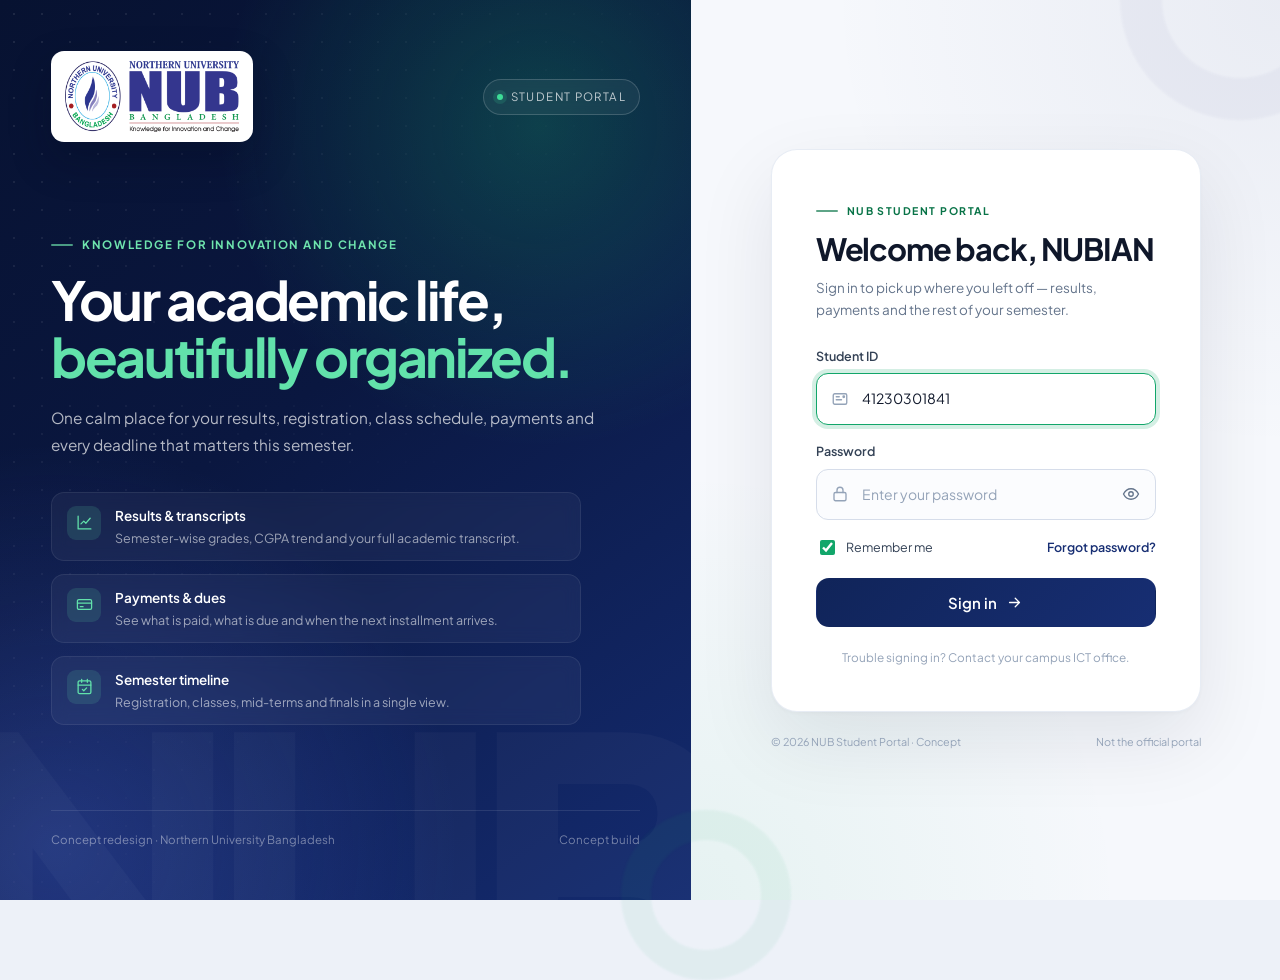
<file: index.html>
<!doctype html>
<html lang="en">
<head>
  <meta charset="utf-8">
  <meta name="viewport" content="width=device-width, initial-scale=1">
  <meta name="theme-color" content="#0a1740">
  <title>Sign in · NUB Student Portal</title>
  <meta name="description" content="NUB Student Portal concept redesign — a modern student dashboard for results, payments, schedules and academic records.">
  <link rel="icon" href="assets/img/favicon.ico" sizes="any">
  <link rel="preconnect" href="https://fonts.googleapis.com">
  <link rel="preconnect" href="https://fonts.gstatic.com" crossorigin>
  <link href="https://fonts.googleapis.com/css2?family=Plus+Jakarta+Sans:wght@400;500;600;700;800&display=swap" rel="stylesheet">
  <link rel="stylesheet" href="assets/css/style.css">
</head>
<body class="login-page">
  <main class="login-shell">
    <section class="brand-panel" aria-label="About the portal">
      <div class="brand-top">
        <div class="logo-plate">
          <img src="assets/img/nub-logo.png" alt="Northern University Bangladesh">
        </div>
        <span class="brand-badge">Student Portal</span>
      </div>

      <div class="brand-copy">
        <p class="eyebrow light">Knowledge for Innovation and Change</p>
        <h1>Your academic life, <em>beautifully organized.</em></h1>
        <p class="lead">
          One calm place for your results, registration, class schedule, payments and every deadline that matters this semester.
        </p>

        <ul class="brand-features">
          <li>
            <span class="feature-icon" aria-hidden="true">
              <svg class="icon" viewBox="0 0 24 24"><path d="M3 3v18h18"/><path d="m7 14 4-4 3 3 6-7"/></svg>
            </span>
            <div>
              <strong>Results &amp; transcripts</strong>
              <small>Semester-wise grades, CGPA trend and your full academic transcript.</small>
            </div>
          </li>
          <li>
            <span class="feature-icon" aria-hidden="true">
              <svg class="icon" viewBox="0 0 24 24"><rect x="2" y="5" width="20" height="14" rx="2"/><path d="M2 10h20"/><path d="M6 15h4"/></svg>
            </span>
            <div>
              <strong>Payments &amp; dues</strong>
              <small>See what is paid, what is due and when the next installment arrives.</small>
            </div>
          </li>
          <li>
            <span class="feature-icon" aria-hidden="true">
              <svg class="icon" viewBox="0 0 24 24"><rect x="3" y="4" width="18" height="18" rx="2"/><path d="M16 2v4M8 2v4M3 10h18"/><path d="m9 16 2 2 4-4"/></svg>
            </span>
            <div>
              <strong>Semester timeline</strong>
              <small>Registration, classes, mid-terms and finals in a single view.</small>
            </div>
          </li>
        </ul>
      </div>

      <div class="brand-footer">
        <span>Concept redesign · Northern University Bangladesh</span>
        <span>Concept build</span>
      </div>
    </section>

    <section class="login-panel">
      <div class="login-card" id="loginCard">
        <div class="mobile-brand">
          <img src="assets/img/nub-logo.png" alt="Northern University Bangladesh">
          <span>Student Portal</span>
        </div>

        <p class="eyebrow">NUB Student Portal</p>
        <h2>Welcome back, NUBIAN</h2>
        <p class="login-sub">Sign in to pick up where you left off — results, payments and the rest of your semester.</p>

        <form id="loginForm" novalidate>
          <label class="field" for="studentId">
            <span>Student ID</span>
            <div class="input-wrap">
              <svg class="icon" viewBox="0 0 24 24" aria-hidden="true"><rect x="3" y="5" width="18" height="14" rx="2"/><path d="M7 9h4M7 13h7"/><circle cx="17" cy="9" r="1"/></svg>
              <input id="studentId" name="studentId" type="text" inputmode="numeric" autocomplete="username" placeholder="Enter your Student ID" value="41230301841" maxlength="16" required>
            </div>
          </label>

          <label class="field" for="password">
            <span>Password</span>
            <div class="input-wrap has-toggle">
              <svg class="icon" viewBox="0 0 24 24" aria-hidden="true"><rect x="4" y="10" width="16" height="11" rx="2"/><path d="M8 10V7a4 4 0 0 1 8 0v3"/></svg>
              <input id="password" name="password" type="password" autocomplete="current-password" placeholder="Enter your password" required>
              <button class="pw-toggle" id="pwToggle" type="button" aria-label="Show password" aria-pressed="false">
                <svg class="icon" viewBox="0 0 24 24" aria-hidden="true"><path d="M2 12s3.5-7 10-7 10 7 10 7-3.5 7-10 7S2 12 2 12Z"/><circle cx="12" cy="12" r="3"/></svg>
              </button>
            </div>
          </label>

          <div class="form-meta">
            <label class="check">
              <input type="checkbox" id="remember" checked>
              <span>Remember me</span>
            </label>
            <a href="#" id="forgotLink">Forgot password?</a>
          </div>

          <p class="form-error" id="loginError" role="alert" hidden>
            <svg class="icon" viewBox="0 0 24 24" aria-hidden="true"><circle cx="12" cy="12" r="9"/><path d="M12 8v5M12 16h.01"/></svg>
            <span id="loginErrorText"></span>
          </p>

          <button class="btn btn-primary btn-lg btn-block" id="loginButton" type="submit">
            <span id="loginButtonText">Sign in</span>
            <svg class="icon" viewBox="0 0 24 24" aria-hidden="true"><path d="M5 12h14M13 6l6 6-6 6"/></svg>
          </button>
        </form>

        <p class="login-help">Trouble signing in? Contact your campus ICT office.</p>
      </div>

      <footer class="login-footer">
        <span>© 2026 NUB Student Portal · Concept</span>
        <span>Not the official portal</span>
      </footer>
    </section>
  </main>

  <div class="toast-stack" id="toastStack" aria-live="polite"></div>
  <script src="assets/js/data.js"></script>
  <script src="assets/js/login.js"></script>
</body>
</html>
</file>
<file: assets/css/style.css>
/* =========================================================
   NUB Student Portal — Concept redesign
   Design system + login + application shell
   ========================================================= */

:root {
  --navy-950: #071231;
  --navy-900: #0a1740;
  --navy-850: #0d1d4c;
  --navy-800: #102459;
  --navy-700: #172e73;
  --navy-600: #203b8f;
  --brand: #1b2a6b;
  --green: #12a66a;
  --green-600: #0b8b57;
  --green-700: #087347;
  --mint: #e8f8f0;
  --mint-strong: #c9f0dd;
  --bg: #f3f6fb;
  --surface: #ffffff;
  --surface-2: #f8fafd;
  --line: #e5eaf3;
  --line-strong: #d6ddea;
  --text: #0f172a;
  --text-2: #334155;
  --muted: #64748b;
  --muted-2: #94a3b8;
  --blue: #2f6fed;
  --blue-soft: #edf3ff;
  --amber: #d98a05;
  --amber-strong: #b77900;
  --amber-soft: #fff6e6;
  --red: #dc4747;
  --red-soft: #fff0f0;
  --purple: #7b5cd6;
  --purple-soft: #f2eeff;
  --teal: #0f8f9c;
  --teal-soft: #e8f8f9;
  --rose: #d24777;
  --rose-soft: #fff0f5;
  --shadow-xs: 0 1px 2px rgba(15, 23, 42, 0.04);
  --shadow-sm: 0 2px 8px rgba(15, 23, 42, 0.045);
  --shadow-md: 0 14px 38px rgba(15, 23, 42, 0.08);
  --shadow-lg: 0 30px 70px rgba(7, 18, 49, 0.18);
  --radius: 18px;
  --radius-sm: 12px;
  --radius-xs: 9px;
  --sidebar-w: 278px;
  --topbar-h: 72px;
  --font: "Plus Jakarta Sans", -apple-system, BlinkMacSystemFont, "Segoe UI", sans-serif;
  --ring: 0 0 0 4px rgba(18, 166, 106, 0.18);
}

*,
*::before,
*::after {
  box-sizing: border-box;
}

html {
  -webkit-text-size-adjust: 100%;
  scroll-behavior: smooth;
}

body {
  margin: 0;
  font-family: var(--font);
  color: var(--text);
  background: var(--bg);
  font-size: 15px;
  line-height: 1.55;
  -webkit-font-smoothing: antialiased;
  text-rendering: optimizeLegibility;
}

img {
  max-width: 100%;
  display: block;
}

a {
  color: var(--navy-700);
  text-decoration: none;
}

a:hover {
  color: var(--green-700);
}

button,
input,
select,
textarea {
  font: inherit;
  color: inherit;
}

button {
  cursor: pointer;
}

h1, h2, h3, h4, h5, p {
  margin: 0;
}

ul, ol {
  margin: 0;
  padding: 0;
  list-style: none;
}

table {
  border-collapse: collapse;
  width: 100%;
}

::selection {
  background: var(--mint-strong);
  color: var(--navy-900);
}

:focus-visible {
  outline: 3px solid rgba(18, 166, 106, 0.45);
  outline-offset: 2px;
}

.skip-link {
  position: absolute;
  left: 16px;
  top: -80px;
  z-index: 999;
  background: var(--navy-900);
  color: #fff;
  padding: 10px 16px;
  border-radius: 8px;
  transition: top 0.2s ease;
}

.skip-link:focus {
  top: 16px;
}

/* ---------- Buttons ---------- */

.btn {
  --btn-bg: var(--navy-800);
  --btn-color: #fff;
  display: inline-flex;
  align-items: center;
  justify-content: center;
  gap: 9px;
  border: 1px solid transparent;
  border-radius: 11px;
  background: var(--btn-bg);
  color: var(--btn-color);
  font-weight: 600;
  font-size: 14px;
  line-height: 1;
  padding: 12px 18px;
  white-space: nowrap;
  transition: transform 0.18s ease, box-shadow 0.18s ease, background 0.18s ease, border-color 0.18s ease;
}

.btn:hover {
  transform: translateY(-1px);
  box-shadow: 0 8px 20px rgba(10, 23, 64, 0.16);
  color: var(--btn-color);
}

.btn:active {
  transform: translateY(0);
}

.btn .icon {
  width: 17px;
  height: 17px;
}

.btn-primary {
  --btn-bg: linear-gradient(135deg, var(--navy-800), var(--navy-700));
}

.btn-accent {
  --btn-bg: linear-gradient(135deg, var(--green), var(--green-700));
  box-shadow: 0 8px 24px rgba(18, 166, 106, 0.28);
}

.btn-accent:hover {
  box-shadow: 0 12px 30px rgba(18, 166, 106, 0.34);
}

.btn-soft {
  --btn-bg: var(--mint);
  --btn-color: var(--green-700);
  border-color: #d4f0e2;
}

.btn-soft:hover {
  --btn-bg: #dff5ea;
  color: var(--green-700);
  box-shadow: var(--shadow-sm);
}

.btn-ghost {
  --btn-bg: #fff;
  --btn-color: var(--text-2);
  border-color: var(--line-strong);
  box-shadow: var(--shadow-xs);
}

.btn-ghost:hover {
  --btn-bg: #fff;
  --btn-color: var(--navy-800);
  border-color: #c3cddd;
  box-shadow: var(--shadow-sm);
}

.btn-ghost-light {
  --btn-bg: rgba(255, 255, 255, 0.08);
  --btn-color: #fff;
  border-color: rgba(255, 255, 255, 0.24);
  backdrop-filter: blur(6px);
}

.btn-ghost-light:hover {
  --btn-bg: rgba(255, 255, 255, 0.15);
  border-color: rgba(255, 255, 255, 0.38);
  box-shadow: none;
}

.btn-danger {
  --btn-bg: var(--red-soft);
  --btn-color: var(--red);
  border-color: #ffd9d9;
}

.btn-lg {
  padding: 15px 22px;
  border-radius: 13px;
  font-size: 15px;
}

.btn-sm {
  padding: 8px 12px;
  border-radius: 9px;
  font-size: 12.5px;
  gap: 7px;
}

.btn-block {
  width: 100%;
}

.btn[disabled],
.btn.is-disabled {
  opacity: 0.55;
  cursor: not-allowed;
  transform: none !important;
  box-shadow: none !important;
}

.icon-btn {
  width: 40px;
  height: 40px;
  display: inline-flex;
  align-items: center;
  justify-content: center;
  border: 1px solid var(--line);
  border-radius: 11px;
  background: #fff;
  color: var(--text-2);
  transition: background 0.18s ease, border-color 0.18s ease, color 0.18s ease;
}

.icon-btn:hover {
  background: var(--surface-2);
  border-color: var(--line-strong);
  color: var(--navy-800);
}

.icon {
  width: 20px;
  height: 20px;
  flex: 0 0 auto;
  fill: none;
  stroke: currentColor;
  stroke-width: 1.8;
  stroke-linecap: round;
  stroke-linejoin: round;
}

.icon-sm { width: 16px; height: 16px; }
.icon-lg { width: 24px; height: 24px; }

/* ---------- Login ---------- */

.login-page {
  min-height: 100svh;
  background: #edf1f8;
}

.login-shell {
  min-height: 100svh;
  display: grid;
  grid-template-columns: minmax(0, 1.08fr) minmax(0, 0.92fr);
}

.brand-panel {
  position: relative;
  overflow: hidden;
  display: flex;
  flex-direction: column;
  justify-content: space-between;
  padding: clamp(28px, 4vw, 58px);
  color: #fff;
  background:
    radial-gradient(circle at 78% 14%, rgba(26, 196, 121, 0.24), transparent 34%),
    radial-gradient(circle at 8% 94%, rgba(85, 115, 240, 0.28), transparent 38%),
    linear-gradient(145deg, var(--navy-950) 0%, var(--navy-900) 44%, #142b70 100%);
}

.brand-panel::before {
  content: "";
  position: absolute;
  inset: 0;
  background-image: radial-gradient(rgba(255, 255, 255, 0.11) 1px, transparent 1.4px);
  background-size: 28px 28px;
  mask-image: linear-gradient(120deg, rgba(0, 0, 0, 0.85), transparent 62%);
  pointer-events: none;
}

.brand-panel::after {
  content: "NUB";
  position: absolute;
  right: -2vw;
  bottom: -9vw;
  font-size: clamp(200px, 31vw, 500px);
  font-weight: 800;
  line-height: 0.75;
  letter-spacing: -0.07em;
  color: rgba(255, 255, 255, 0.028);
  pointer-events: none;
}

.brand-top,
.brand-copy,
.brand-footer {
  position: relative;
  z-index: 1;
}

.brand-top {
  display: flex;
  align-items: center;
  justify-content: space-between;
  gap: 20px;
}

.logo-plate {
  display: inline-flex;
  align-items: center;
  justify-content: center;
  background: #fff;
  border-radius: 13px;
  padding: 10px 14px;
  box-shadow: 0 18px 40px rgba(3, 10, 30, 0.28);
}

.logo-plate img {
  width: 174px;
  height: auto;
}

.brand-badge {
  display: inline-flex;
  align-items: center;
  gap: 8px;
  font-size: 11.5px;
  letter-spacing: 0.12em;
  text-transform: uppercase;
  color: rgba(255, 255, 255, 0.72);
  border: 1px solid rgba(255, 255, 255, 0.17);
  background: rgba(255, 255, 255, 0.05);
  border-radius: 999px;
  padding: 8px 13px;
  backdrop-filter: blur(8px);
}

.brand-badge::before {
  content: "";
  width: 6px;
  height: 6px;
  border-radius: 50%;
  background: #3ddc97;
  box-shadow: 0 0 0 4px rgba(61, 220, 151, 0.15);
}

.brand-copy {
  max-width: 620px;
  margin: clamp(28px, 6vh, 72px) 0;
}

.eyebrow {
  display: inline-flex;
  align-items: center;
  gap: 9px;
  font-size: 11.5px;
  font-weight: 700;
  letter-spacing: 0.14em;
  text-transform: uppercase;
  color: var(--green-700);
}

.eyebrow::before {
  content: "";
  width: 22px;
  height: 2px;
  border-radius: 2px;
  background: currentColor;
  opacity: 0.65;
}

.eyebrow.light {
  color: #6fe4ae;
}

.brand-copy h1 {
  margin-top: 18px;
  font-size: clamp(34px, 4.2vw, 62px);
  line-height: 1.06;
  letter-spacing: -0.045em;
  font-weight: 700;
  max-width: 14ch;
}

.brand-copy h1 em {
  font-style: normal;
  color: #62e2ab;
}

.brand-copy .lead {
  margin-top: 20px;
  max-width: 50ch;
  color: rgba(255, 255, 255, 0.7);
  font-size: clamp(14px, 1.2vw, 16px);
  line-height: 1.7;
}

.brand-features {
  display: grid;
  gap: 13px;
  margin-top: 34px;
  max-width: 530px;
}

.brand-features li {
  display: flex;
  gap: 14px;
  align-items: flex-start;
  padding: 13px 15px;
  border-radius: 13px;
  background: rgba(255, 255, 255, 0.045);
  border: 1px solid rgba(255, 255, 255, 0.08);
  backdrop-filter: blur(8px);
}

.brand-features .feature-icon {
  width: 34px;
  height: 34px;
  flex: 0 0 auto;
  display: grid;
  place-items: center;
  border-radius: 9px;
  background: rgba(98, 226, 171, 0.14);
  color: #62e2ab;
}

.brand-features .feature-icon .icon {
  width: 17px;
  height: 17px;
}

.brand-features strong {
  display: block;
  font-size: 13.5px;
  font-weight: 600;
  color: #fff;
}

.brand-features small {
  display: block;
  color: rgba(255, 255, 255, 0.58);
  font-size: 12.5px;
  margin-top: 2px;
  line-height: 1.45;
}

.brand-footer {
  display: flex;
  justify-content: space-between;
  gap: 20px;
  font-size: 11.5px;
  color: rgba(255, 255, 255, 0.42);
  border-top: 1px solid rgba(255, 255, 255, 0.1);
  padding-top: 20px;
}

.login-panel {
  position: relative;
  display: flex;
  flex-direction: column;
  align-items: center;
  justify-content: center;
  padding: clamp(24px, 4vw, 56px);
  background:
    radial-gradient(circle at 100% 0%, rgba(27, 42, 107, 0.06), transparent 42%),
    radial-gradient(circle at 0% 100%, rgba(18, 166, 106, 0.07), transparent 40%),
    #f6f8fc;
}

.login-panel::before,
.login-panel::after {
  content: "";
  position: absolute;
  border-radius: 50%;
  filter: blur(1px);
  pointer-events: none;
}

.login-panel::before {
  width: 240px;
  height: 240px;
  top: -120px;
  right: -80px;
  border: 42px solid rgba(27, 42, 107, 0.035);
}

.login-panel::after {
  width: 170px;
  height: 170px;
  bottom: -80px;
  left: -70px;
  border: 30px solid rgba(18, 166, 106, 0.06);
}

.login-card {
  position: relative;
  z-index: 1;
  width: min(430px, 100%);
  background: #fff;
  border: 1px solid rgba(229, 234, 243, 0.9);
  border-radius: 26px;
  padding: clamp(28px, 4vw, 44px);
  box-shadow: 0 30px 80px rgba(15, 23, 42, 0.09), 0 2px 4px rgba(15, 23, 42, 0.03);
  animation: rise 0.65s cubic-bezier(0.22, 1, 0.36, 1) both;
}

.login-card .eyebrow {
  font-size: 10.5px;
}

.login-card h2 {
  margin-top: 12px;
  font-size: clamp(26px, 2.4vw, 32px);
  line-height: 1.16;
  letter-spacing: -0.035em;
  font-weight: 700;
}

.login-sub {
  margin-top: 10px;
  color: var(--muted);
  font-size: 13.5px;
  line-height: 1.65;
}

.login-card form {
  margin-top: 26px;
}

.field {
  display: block;
  margin-bottom: 17px;
}

.field > span {
  display: block;
  font-size: 12.5px;
  font-weight: 600;
  color: var(--text-2);
  margin-bottom: 7px;
}

.input-wrap {
  position: relative;
  display: flex;
  align-items: center;
}

.input-wrap > .icon {
  position: absolute;
  left: 15px;
  width: 18px;
  height: 18px;
  color: var(--muted-2);
  pointer-events: none;
}

.input-wrap input {
  width: 100%;
  border: 1px solid var(--line-strong);
  background: #fbfcfe;
  border-radius: 12px;
  padding: 14px 15px 14px 45px;
  font-size: 14px;
  color: var(--text);
  transition: border-color 0.18s ease, box-shadow 0.18s ease, background 0.18s ease;
}

.input-wrap input::placeholder {
  color: var(--muted-2);
}

.input-wrap input:hover {
  border-color: #c3cddd;
}

.input-wrap input:focus {
  outline: none;
  border-color: var(--green);
  background: #fff;
  box-shadow: var(--ring);
}

.input-wrap.has-toggle input {
  padding-right: 48px;
}

.pw-toggle {
  position: absolute;
  right: 7px;
  width: 36px;
  height: 36px;
  display: grid;
  place-items: center;
  border: 0;
  border-radius: 9px;
  background: transparent;
  color: var(--muted);
}

.pw-toggle:hover {
  background: var(--surface-2);
  color: var(--navy-800);
}

.pw-toggle .icon {
  width: 18px;
  height: 18px;
}

.form-meta {
  display: flex;
  align-items: center;
  justify-content: space-between;
  gap: 12px;
  margin: 2px 0 20px;
  font-size: 12.5px;
}

.check {
  display: inline-flex;
  align-items: center;
  gap: 8px;
  color: var(--text-2);
  cursor: pointer;
  user-select: none;
}

.check input {
  width: 15px;
  height: 15px;
  accent-color: var(--green);
}

.form-meta a {
  font-weight: 600;
  color: var(--navy-700);
}

.form-meta a:hover {
  color: var(--green-700);
}

.form-error {
  display: flex;
  align-items: flex-start;
  gap: 8px;
  margin: 0 0 14px;
  padding: 11px 13px;
  border-radius: 10px;
  background: var(--red-soft);
  border: 1px solid #ffd8d8;
  color: #b42323;
  font-size: 12.5px;
  line-height: 1.45;
}

.form-error .icon {
  width: 16px;
  height: 16px;
  margin-top: 1px;
}

.login-note {
  display: flex;
  gap: 11px;
  align-items: flex-start;
  margin-top: 22px;
  padding: 13px 14px;
  border-radius: 12px;
  background: var(--mint);
  border: 1px solid #d2f0e1;
  color: #226247;
}

.login-dot {
  width: 8px;
  height: 8px;
  margin-top: 5px;
  border-radius: 50%;
  background: var(--green);
  box-shadow: 0 0 0 4px rgba(18, 166, 106, 0.13);
  flex: 0 0 auto;
}

.login-note strong {
  display: block;
  font-size: 12.5px;
  font-weight: 700;
}

.login-note p {
  margin-top: 2px;
  font-size: 11.8px;
  line-height: 1.5;
  color: #3d7c60;
}

.login-note code {
  font-size: 11.5px;
  background: rgba(255, 255, 255, 0.75);
  border: 1px solid #cbe8da;
  padding: 1px 5px;
  border-radius: 5px;
  color: var(--green-700);
}

.login-help {
  margin-top: 22px;
  text-align: center;
  font-size: 11.8px;
  color: var(--muted-2);
}

.login-footer {
  position: relative;
  z-index: 1;
  width: min(430px, 100%);
  display: flex;
  justify-content: space-between;
  gap: 16px;
  margin-top: 22px;
  color: var(--muted-2);
  font-size: 10.8px;
}

.mobile-brand {
  display: none;
  align-items: center;
  gap: 12px;
  margin-bottom: 26px;
  padding-bottom: 22px;
  border-bottom: 1px solid var(--line);
}

.mobile-brand img {
  width: 142px;
}

.mobile-brand span {
  font-size: 11px;
  color: var(--muted);
  font-weight: 600;
}

.login-card.shake {
  animation: shake 0.4s ease;
}

@keyframes rise {
  from { opacity: 0; transform: translateY(18px); }
  to { opacity: 1; transform: translateY(0); }
}

@keyframes shake {
  0%, 100% { transform: translateX(0); }
  25% { transform: translateX(-7px); }
  50% { transform: translateX(7px); }
  75% { transform: translateX(-4px); }
}

/* ---------- Application shell ---------- */

.app-page {
  background: var(--bg);
}

.app-shell {
  min-height: 100svh;
}

.sidebar {
  position: fixed;
  inset: 0 auto 0 0;
  z-index: 50;
  width: var(--sidebar-w);
  display: flex;
  flex-direction: column;
  color: #dbe3f5;
  background:
    radial-gradient(circle at 10% 0%, rgba(39, 97, 220, 0.22), transparent 36%),
    radial-gradient(circle at 100% 100%, rgba(18, 166, 106, 0.11), transparent 34%),
    linear-gradient(180deg, var(--navy-950), var(--navy-900) 46%, #0b1a45);
  box-shadow: 18px 0 48px rgba(7, 18, 49, 0.12);
}

.sidebar::before {
  content: "";
  position: absolute;
  inset: 0;
  background-image: radial-gradient(rgba(255, 255, 255, 0.075) 1px, transparent 1.2px);
  background-size: 26px 26px;
  mask-image: linear-gradient(180deg, rgba(0, 0, 0, 0.9), transparent 75%);
  pointer-events: none;
}

.sidebar-head {
  position: relative;
  z-index: 1;
  display: flex;
  align-items: center;
  justify-content: space-between;
  gap: 10px;
  padding: 22px 20px 18px;
}

.sidebar-brand {
  display: flex;
  align-items: center;
  gap: 11px;
  color: #fff;
}

.sidebar-brand:hover {
  color: #fff;
}

.logo-plate.small {
  border-radius: 10px;
  padding: 6px 7px;
  box-shadow: 0 10px 26px rgba(2, 8, 24, 0.26);
}

.logo-plate.small img {
  width: 46px;
}

.sidebar-brand > span:last-child {
  display: flex;
  flex-direction: column;
  line-height: 1.15;
}

.sidebar-brand strong {
  font-size: 16px;
  letter-spacing: 0.02em;
  font-weight: 800;
}

.sidebar-brand small {
  font-size: 10px;
  letter-spacing: 0.12em;
  text-transform: uppercase;
  color: rgba(255, 255, 255, 0.5);
  margin-top: 3px;
}

.sidebar-close {
  display: none;
  width: 36px;
  height: 36px;
  align-items: center;
  justify-content: center;
  border: 1px solid rgba(255, 255, 255, 0.14);
  background: rgba(255, 255, 255, 0.06);
  color: #fff;
  border-radius: 9px;
}

.sidebar-scroll {
  position: relative;
  z-index: 1;
  flex: 1;
  overflow-y: auto;
  overscroll-behavior: contain;
  padding: 8px 14px 18px;
  scrollbar-width: thin;
  scrollbar-color: rgba(255, 255, 255, 0.16) transparent;
}

.sidebar-scroll::-webkit-scrollbar {
  width: 5px;
}

.sidebar-scroll::-webkit-scrollbar-thumb {
  background: rgba(255, 255, 255, 0.16);
  border-radius: 6px;
}

.nav-group + .nav-group {
  margin-top: 21px;
}

.nav-label {
  padding: 0 12px 8px;
  font-size: 9.5px;
  font-weight: 700;
  letter-spacing: 0.18em;
  text-transform: uppercase;
  color: rgba(255, 255, 255, 0.34);
}

.nav-item {
  position: relative;
  display: flex;
  align-items: center;
  gap: 11px;
  padding: 9.5px 12px;
  border-radius: 10px;
  color: rgba(228, 235, 250, 0.72);
  font-size: 13px;
  font-weight: 500;
  transition: background 0.16s ease, color 0.16s ease, transform 0.16s ease;
}

.nav-item .icon {
  width: 18px;
  height: 18px;
  color: rgba(199, 211, 238, 0.62);
  transition: color 0.16s ease;
}

.nav-item:hover {
  background: rgba(255, 255, 255, 0.065);
  color: #fff;
}

.nav-item:hover .icon {
  color: #fff;
}

.nav-item.active {
  background: rgba(255, 255, 255, 0.1);
  color: #fff;
  font-weight: 600;
  box-shadow: inset 0 0 0 1px rgba(255, 255, 255, 0.06);
}

.nav-item.active::before {
  content: "";
  position: absolute;
  left: -14px;
  top: 50%;
  transform: translateY(-50%);
  width: 3px;
  height: 20px;
  border-radius: 0 3px 3px 0;
  background: #43dfa1;
  box-shadow: 0 0 18px rgba(67, 223, 161, 0.55);
}

.nav-item.active .icon {
  color: #62e2ab;
}

.nav-badge {
  margin-left: auto;
  font-size: 9.5px;
  font-weight: 700;
  letter-spacing: 0.04em;
  padding: 2px 6px;
  border-radius: 999px;
  background: rgba(255, 255, 255, 0.1);
  color: rgba(255, 255, 255, 0.62);
}

.sidebar-foot {
  position: relative;
  z-index: 1;
  padding: 14px;
  border-top: 1px solid rgba(255, 255, 255, 0.08);
}

.mini-semester {
  padding: 13px 14px;
  border-radius: 12px;
  background: rgba(255, 255, 255, 0.055);
  border: 1px solid rgba(255, 255, 255, 0.08);
}

.mini-label {
  display: block;
  font-size: 9px;
  letter-spacing: 0.16em;
  text-transform: uppercase;
  color: rgba(255, 255, 255, 0.4);
  margin-bottom: 4px;
}

.mini-semester strong {
  color: #fff;
  font-size: 14px;
  letter-spacing: -0.01em;
}

.mini-row {
  display: flex;
  justify-content: space-between;
  gap: 8px;
  margin-top: 6px;
  font-size: 10.5px;
  color: rgba(255, 255, 255, 0.55);
}

.mini-progress {
  height: 4px;
  border-radius: 99px;
  background: rgba(255, 255, 255, 0.12);
  margin-top: 10px;
  overflow: hidden;
}

.mini-progress i {
  display: block;
  height: 100%;
  border-radius: inherit;
  background: linear-gradient(90deg, #2ecf8b, #69e9b1);
}

.mini-semester small {
  display: block;
  font-size: 9.5px;
  color: rgba(255, 255, 255, 0.4);
  margin-top: 8px;
}

.logout-btn {
  width: 100%;
  display: flex;
  align-items: center;
  gap: 10px;
  padding: 10px 12px;
  margin-top: 7px;
  border: 0;
  border-radius: 10px;
  background: transparent;
  color: rgba(255, 255, 255, 0.55);
  font-size: 12.5px;
  font-weight: 500;
  text-align: left;
  transition: background 0.16s ease, color 0.16s ease;
}

.logout-btn:hover {
  background: rgba(220, 71, 71, 0.13);
  color: #ffb4b4;
}

.logout-btn .icon {
  width: 17px;
  height: 17px;
}

.main {
  min-height: 100svh;
  margin-left: var(--sidebar-w);
  display: flex;
  flex-direction: column;
}

.scrim {
  display: none;
}

.topbar {
  position: sticky;
  top: 0;
  z-index: 40;
  height: var(--topbar-h);
  display: flex;
  align-items: center;
  justify-content: space-between;
  gap: 18px;
  padding: 0 clamp(18px, 2.6vw, 34px);
  background: rgba(248, 250, 253, 0.82);
  border-bottom: 1px solid rgba(214, 221, 234, 0.72);
  backdrop-filter: blur(16px);
}

.topbar-left,
.topbar-right {
  display: flex;
  align-items: center;
  gap: 10px;
  min-width: 0;
}

.breadcrumb {
  display: flex;
  align-items: center;
  gap: 9px;
  min-width: 0;
  font-size: 12.5px;
  color: var(--muted);
}

.breadcrumb a {
  color: var(--muted);
  font-weight: 500;
}

.breadcrumb a:hover {
  color: var(--navy-800);
}

.breadcrumb strong {
  color: var(--text);
  font-weight: 600;
  white-space: nowrap;
  overflow: hidden;
  text-overflow: ellipsis;
}

.breadcrumb span {
  color: var(--muted-2);
}

.mobile-only {
  display: none;
}

.search-trigger {
  display: flex;
  align-items: center;
  gap: 9px;
  height: 40px;
  padding: 0 10px 0 13px;
  border: 1px solid var(--line);
  border-radius: 11px;
  background: #fff;
  color: var(--muted);
  font-size: 12.5px;
  box-shadow: var(--shadow-xs);
  transition: border-color 0.16s ease, box-shadow 0.16s ease;
}

.search-trigger:hover {
  border-color: var(--line-strong);
  box-shadow: var(--shadow-sm);
  color: var(--text-2);
}

.search-trigger .icon {
  width: 16px;
  height: 16px;
}

.search-trigger kbd {
  display: inline-flex;
  align-items: center;
  justify-content: center;
  min-width: 32px;
  height: 22px;
  padding: 0 6px;
  border-radius: 6px;
  border: 1px solid var(--line);
  background: var(--surface-2);
  color: var(--muted-2);
  font-family: inherit;
  font-size: 10px;
  font-weight: 600;
}

.live-chip {
  display: inline-flex;
  background: var(--mint);
  border-color: #c9f0dd;
  color: var(--green-700);
  align-items: center;
  gap: 6px;
  height: 26px;
  padding: 0 9px;
  border-radius: 999px;
  font-size: 9.5px;
  font-weight: 700;
  letter-spacing: 0.1em;
  text-transform: uppercase;
}

.live-chip::before {
  content: "";
  width: 5px;
  height: 5px;
  border-radius: 50%;
  background: var(--green);
}

.notif-wrap,
.profile-wrap {
  position: relative;
}

.notif-bell {
  position: relative;
}

.notif-bell .bell-dot {
  position: absolute;
  top: 8px;
  right: 8px;
  width: 7px;
  height: 7px;
  border-radius: 50%;
  background: var(--green);
  border: 2px solid #fff;
}

.profile-btn {
  display: flex;
  align-items: center;
  gap: 10px;
  height: 44px;
  padding: 4px 9px 4px 4px;
  border: 1px solid var(--line);
  border-radius: 12px;
  background: #fff;
  box-shadow: var(--shadow-xs);
  transition: border-color 0.16s ease, box-shadow 0.16s ease;
}

.profile-btn:hover {
  border-color: var(--line-strong);
  box-shadow: var(--shadow-sm);
}

.profile-btn img {
  width: 34px;
  height: 34px;
  object-fit: cover;
  border-radius: 9px;
  background: var(--surface-2);
}

.profile-meta {
  display: flex;
  flex-direction: column;
  align-items: flex-start;
  line-height: 1.2;
  max-width: 150px;
}

.profile-meta strong {
  font-size: 11.5px;
  font-weight: 600;
  max-width: 150px;
  overflow: hidden;
  text-overflow: ellipsis;
  white-space: nowrap;
}

.profile-meta small {
  font-size: 9.5px;
  color: var(--muted);
  margin-top: 2px;
}

.profile-btn > .icon {
  width: 14px;
  height: 14px;
  color: var(--muted-2);
}

.dropdown {
  position: absolute;
  top: calc(100% + 9px);
  right: 0;
  z-index: 60;
  min-width: 260px;
  background: #fff;
  border: 1px solid var(--line);
  border-radius: 14px;
  box-shadow: 0 20px 50px rgba(15, 23, 42, 0.14);
  padding: 7px;
  opacity: 0;
  visibility: hidden;
  transform: translateY(-6px) scale(0.98);
  transform-origin: top right;
  transition: opacity 0.16s ease, transform 0.16s ease, visibility 0.16s;
}

.dropdown.open {
  opacity: 1;
  visibility: visible;
  transform: translateY(0) scale(1);
}

.dropdown-head {
  padding: 11px 12px 10px;
  border-bottom: 1px solid var(--line);
  margin-bottom: 5px;
}

.dropdown-head strong {
  display: block;
  font-size: 12.5px;
}

.dropdown-head span {
  display: block;
  font-size: 10.5px;
  color: var(--muted);
  margin-top: 2px;
}

.dropdown-item {
  display: flex;
  align-items: center;
  gap: 10px;
  width: 100%;
  padding: 9px 11px;
  border: 0;
  border-radius: 9px;
  background: transparent;
  color: var(--text-2);
  font-size: 12.5px;
  font-weight: 500;
  text-align: left;
  transition: background 0.15s ease, color 0.15s ease;
}

.dropdown-item:hover {
  background: var(--surface-2);
  color: var(--navy-800);
}

.dropdown-item .icon {
  width: 16px;
  height: 16px;
  color: var(--muted);
}

.dropdown-item.danger {
  color: var(--red);
}

.dropdown-item.danger .icon {
  color: var(--red);
}

.dropdown-divider {
  height: 1px;
  background: var(--line);
  margin: 5px 3px;
}

.dropdown-profile-head {
  display: flex;
  align-items: center;
  gap: 11px;
  padding: 9px 10px 11px;
  border-bottom: 1px solid var(--line);
  margin-bottom: 5px;
}

.dropdown-profile-head img {
  width: 38px;
  height: 38px;
  object-fit: cover;
  border-radius: 10px;
}

.dropdown-profile-head strong {
  display: block;
  font-size: 12px;
}

.dropdown-profile-head span {
  display: block;
  font-size: 10px;
  color: var(--muted);
  margin-top: 2px;
}

.notif-empty {
  padding: 22px 18px 20px;
  text-align: center;
}

.notif-empty .empty-icon {
  width: 40px;
  height: 40px;
  display: grid;
  place-items: center;
  margin: 0 auto 10px;
  border-radius: 50%;
  background: var(--mint);
  color: var(--green-700);
}

.notif-empty strong {
  display: block;
  font-size: 12px;
}

.notif-empty p {
  font-size: 10.5px;
  color: var(--muted);
  margin-top: 3px;
}

.notif-empty a {
  display: inline-block;
  margin-top: 10px;
  font-size: 11px;
  font-weight: 600;
}

.content {
  flex: 1;
  width: 100%;
  max-width: 1400px;
  margin: 0 auto;
  padding: clamp(20px, 2.6vw, 34px);
  outline: none;
}

.app-footer {
  display: flex;
  align-items: center;
  justify-content: space-between;
  gap: 12px;
  padding: 20px clamp(18px, 2.6vw, 34px) 26px;
  color: var(--muted-2);
  font-size: 10.5px;
  border-top: 1px solid rgba(214, 221, 234, 0.6);
}

/* ---------- Page scaffolding ---------- */

.view {
  animation: viewIn 0.35s cubic-bezier(0.22, 1, 0.36, 1) both;
}

@keyframes viewIn {
  from { opacity: 0; transform: translateY(9px); }
  to { opacity: 1; transform: translateY(0); }
}

.page-head {
  display: flex;
  align-items: flex-end;
  justify-content: space-between;
  gap: 20px;
  margin-bottom: 22px;
}

.page-head-copy {
  min-width: 0;
}

.page-head .eyebrow {
  font-size: 10px;
  margin-bottom: 7px;
}

.page-head h1 {
  font-size: clamp(26px, 2.7vw, 36px);
  line-height: 1.12;
  letter-spacing: -0.04em;
  font-weight: 700;
}

.page-head p {
  margin-top: 7px;
  color: var(--muted);
  font-size: 13px;
  max-width: 70ch;
}

.page-actions {
  display: flex;
  align-items: center;
  gap: 9px;
  flex-wrap: wrap;
  flex: 0 0 auto;
}

.card {
  background: var(--surface);
  border: 1px solid var(--line);
  border-radius: var(--radius);
  box-shadow: var(--shadow-xs);
}

.card.pad {
  padding: clamp(18px, 2vw, 24px);
}

.card-head {
  display: flex;
  align-items: flex-start;
  justify-content: space-between;
  gap: 16px;
  padding: 20px 22px 0;
}

.card-head h2,
.card-head h3 {
  font-size: 15.5px;
  letter-spacing: -0.02em;
  font-weight: 700;
}

.card-head p {
  color: var(--muted);
  font-size: 11.5px;
  margin-top: 3px;
}

.card-head .link {
  font-size: 11.5px;
  font-weight: 600;
  white-space: nowrap;
}

.card-body {
  padding: 18px 22px 22px;
}

.grid {
  display: grid;
  gap: 18px;
}

.grid-2 { grid-template-columns: repeat(2, minmax(0, 1fr)); }
.grid-3 { grid-template-columns: repeat(3, minmax(0, 1fr)); }
.grid-4 { grid-template-columns: repeat(4, minmax(0, 1fr)); }
.grid-main { grid-template-columns: minmax(0, 1.7fr) minmax(300px, 1fr); }
.grid-main-wide { grid-template-columns: minmax(0, 2fr) minmax(300px, 0.95fr); }

.section-gap { margin-top: 18px; }
.mt-2 { margin-top: 8px; }
.mt-3 { margin-top: 12px; }
.mt-4 { margin-top: 18px; }

/* ---------- Chips / badges ---------- */

.chip {
  display: inline-flex;
  align-items: center;
  gap: 6px;
  padding: 4px 9px;
  border-radius: 999px;
  font-size: 10.5px;
  font-weight: 600;
  line-height: 1.35;
  white-space: nowrap;
  background: var(--surface-2);
  border: 1px solid var(--line);
  color: var(--text-2);
}

.chip .dot {
  width: 5px;
  height: 5px;
  border-radius: 50%;
  background: currentColor;
}

.chip-green { background: var(--mint); border-color: #d1f0e1; color: var(--green-700); }
.chip-blue { background: var(--blue-soft); border-color: #dbe7ff; color: #2458c5; }
.chip-amber { background: var(--amber-soft); border-color: #f5e2bb; color: var(--amber-strong); }
.chip-red { background: var(--red-soft); border-color: #ffd8d8; color: #bc2f2f; }
.chip-purple { background: var(--purple-soft); border-color: #e3dbff; color: #6242c2; }
.chip-gray { background: #f3f5f9; border-color: var(--line); color: var(--muted); }

.course-code {
  display: inline-flex;
  align-items: center;
  justify-content: center;
  min-width: 62px;
  padding: 3px 7px;
  border-radius: 6px;
  font-size: 10.5px;
  font-weight: 700;
  letter-spacing: 0.02em;
  background: var(--blue-soft);
  color: #2458c5;
  border: 1px solid #dce8ff;
  white-space: nowrap;
}

.course-code.math { background: var(--purple-soft); border-color: #e7dfff; color: #6242c2; }
.course-code.phy { background: var(--teal-soft); border-color: #d2eff2; color: #0b7681; }
.course-code.eng { background: var(--amber-soft); border-color: #f7e7c5; color: var(--amber-strong); }
.course-code.hum,
.course-code.ged { background: var(--rose-soft); border-color: #ffdbe8; color: #b33660; }
.course-code.bang { background: #fff2e7; border-color: #ffe1c9; color: #a96113; }
.course-code.che { background: #eefaf2; border-color: #d4f0df; color: #16734a; }

.grade {
  display: inline-flex;
  align-items: center;
  justify-content: center;
  min-width: 38px;
  padding: 3px 7px;
  border-radius: 7px;
  font-size: 11px;
  font-weight: 700;
  border: 1px solid transparent;
}

.grade.a-plus,
.grade.a,
.grade.a-minus { background: var(--mint); border-color: #ccefdc; color: var(--green-700); }
.grade.b-plus,
.grade.b,
.grade.b-minus { background: var(--blue-soft); border-color: #dce8ff; color: #2458c5; }
.grade.c-plus,
.grade.c { background: var(--amber-soft); border-color: #f6e3bd; color: var(--amber-strong); }
.grade.d { background: var(--red-soft); border-color: #ffdada; color: #b93b3b; }
.grade.f { background: #ffe8e8; border-color: #ffc9c9; color: #a72424; }

/* ---------- Tables ---------- */

.table-wrap {
  width: 100%;
  overflow-x: auto;
  border-radius: 0 0 var(--radius) var(--radius);
}

.table-wrap.flush {
  border-radius: var(--radius-sm);
  border: 1px solid var(--line);
}

.data-table {
  min-width: 620px;
  font-size: 12px;
}

.data-table thead th {
  position: sticky;
  top: 0;
  z-index: 1;
  background: #f8fafd;
  color: var(--muted);
  font-size: 9.5px;
  font-weight: 700;
  letter-spacing: 0.08em;
  text-transform: uppercase;
  text-align: left;
  padding: 10px 13px;
  border-bottom: 1px solid var(--line);
  white-space: nowrap;
}

.data-table tbody td {
  padding: 11px 13px;
  border-bottom: 1px solid #f0f3f8;
  color: var(--text-2);
  vertical-align: middle;
}

.data-table tbody tr:last-child td {
  border-bottom: 0;
}

.data-table tbody tr:hover td {
  background: #fbfcfe;
}

.data-table .num {
  text-align: right;
  font-variant-numeric: tabular-nums;
  white-space: nowrap;
}

.data-table .strong {
  color: var(--text);
  font-weight: 600;
}

.data-table tfoot td {
  padding: 12px 13px;
  border-top: 1px solid var(--line-strong);
  background: #fbfcfe;
  font-weight: 700;
  font-size: 12px;
}

.data-table .title-cell {
  min-width: 230px;
}

.row-sub {
  display: block;
  font-size: 10px;
  color: var(--muted-2);
  margin-top: 2px;
}

.table-scroll-hint {
  display: none;
  font-size: 10px;
  color: var(--muted-2);
  padding: 0 22px 10px;
}

/* ---------- Stats ---------- */

.stats-grid {
  display: grid;
  grid-template-columns: repeat(4, minmax(0, 1fr));
  gap: 14px;
}

.stat-card {
  position: relative;
  overflow: hidden;
  padding: 18px;
  background: #fff;
  border: 1px solid var(--line);
  border-radius: 16px;
  box-shadow: var(--shadow-xs);
  transition: transform 0.2s ease, box-shadow 0.2s ease;
}

.stat-card:hover {
  transform: translateY(-2px);
  box-shadow: var(--shadow-sm);
}

.stat-card .stat-top {
  display: flex;
  align-items: flex-start;
  justify-content: space-between;
  gap: 10px;
}

.stat-label {
  font-size: 10.5px;
  font-weight: 600;
  letter-spacing: 0.04em;
  text-transform: uppercase;
  color: var(--muted);
}

.stat-icon {
  width: 34px;
  height: 34px;
  display: grid;
  place-items: center;
  border-radius: 9px;
  background: var(--mint);
  color: var(--green-700);
}

.stat-icon.blue { background: var(--blue-soft); color: #2458c5; }
.stat-icon.amber { background: var(--amber-soft); color: var(--amber-strong); }
.stat-icon.red { background: var(--red-soft); color: #bc2f2f; }
.stat-icon.purple { background: var(--purple-soft); color: #6242c2; }
.stat-icon.teal { background: var(--teal-soft); color: #0b7681; }

.stat-icon .icon {
  width: 17px;
  height: 17px;
}

.stat-value {
  margin-top: 14px;
  font-size: clamp(23px, 2.2vw, 30px);
  line-height: 1;
  letter-spacing: -0.04em;
  font-weight: 700;
  display: flex;
  align-items: baseline;
  gap: 5px;
}

.stat-value small {
  font-size: 11px;
  font-weight: 500;
  color: var(--muted-2);
  letter-spacing: 0;
}

.stat-sub {
  display: flex;
  align-items: center;
  gap: 5px;
  margin-top: 8px;
  font-size: 10.5px;
  color: var(--muted);
}

.stat-sub .up { color: var(--green-700); font-weight: 600; }
.stat-sub .down { color: var(--red); font-weight: 600; }
.stat-sub .warn { color: var(--amber-strong); font-weight: 600; }

/* ---------- Dashboard hero ---------- */

.hero {
  position: relative;
  overflow: hidden;
  display: flex;
  align-items: stretch;
  justify-content: space-between;
  gap: 26px;
  padding: clamp(24px, 3vw, 34px);
  border-radius: 22px;
  color: #fff;
  background:
    radial-gradient(circle at 84% 12%, rgba(69, 225, 164, 0.22), transparent 30%),
    radial-gradient(circle at 98% 100%, rgba(71, 106, 224, 0.3), transparent 40%),
    linear-gradient(130deg, var(--navy-950), var(--navy-900) 55%, #142d74);
  box-shadow: 0 20px 50px rgba(7, 18, 49, 0.14);
}

.hero::before {
  content: "";
  position: absolute;
  inset: 0;
  background-image: radial-gradient(rgba(255, 255, 255, 0.12) 1px, transparent 1.3px);
  background-size: 25px 25px;
  mask-image: linear-gradient(110deg, rgba(0, 0, 0, 0.8), transparent 65%);
  pointer-events: none;
}

.hero > * {
  position: relative;
  z-index: 1;
}

.hero-copy {
  max-width: 640px;
}

.hero .eyebrow {
  color: #70e6b0;
  font-size: 10px;
}

.hero h1 {
  margin-top: 13px;
  font-size: clamp(28px, 3.2vw, 42px);
  line-height: 1.08;
  letter-spacing: -0.045em;
  font-weight: 700;
}

.hero p {
  margin-top: 10px;
  max-width: 55ch;
  color: rgba(255, 255, 255, 0.62);
  font-size: 12.5px;
  line-height: 1.65;
}

.hero-chips {
  display: flex;
  flex-wrap: wrap;
  gap: 7px;
  margin-top: 18px;
}

.hero-chips .chip {
  background: rgba(255, 255, 255, 0.08);
  border-color: rgba(255, 255, 255, 0.14);
  color: rgba(255, 255, 255, 0.78);
}

.hero-chips .chip-green {
  background: rgba(57, 217, 151, 0.14);
  border-color: rgba(57, 217, 151, 0.24);
  color: #73e8b5;
}

.hero-actions {
  display: flex;
  flex-wrap: wrap;
  gap: 9px;
  margin-top: 22px;
}

.hero-side {
  display: flex;
  flex-direction: column;
  align-items: flex-end;
  justify-content: space-between;
  gap: 18px;
  min-width: 210px;
}

.hero-photo {
  width: 106px;
  height: 106px;
  padding: 4px;
  border-radius: 26px;
  background: linear-gradient(145deg, rgba(255, 255, 255, 0.5), rgba(255, 255, 255, 0.08));
  box-shadow: 0 18px 40px rgba(2, 8, 24, 0.28);
}

.hero-photo img {
  width: 100%;
  height: 100%;
  object-fit: cover;
  border-radius: 22px;
}

.hero-next {
  min-width: 208px;
  padding: 13px 15px;
  border-radius: 13px;
  background: rgba(255, 255, 255, 0.07);
  border: 1px solid rgba(255, 255, 255, 0.12);
  backdrop-filter: blur(8px);
}

.hero-next span {
  display: block;
  font-size: 9px;
  letter-spacing: 0.14em;
  text-transform: uppercase;
  color: rgba(255, 255, 255, 0.42);
}

.hero-next strong {
  display: block;
  margin-top: 4px;
  font-size: 13px;
  font-weight: 600;
}

.hero-next small {
  display: flex;
  align-items: center;
  gap: 6px;
  margin-top: 3px;
  font-size: 10.5px;
  color: #71e5b0;
}

.hero-next small .icon {
  width: 13px;
  height: 13px;
}

/* ---------- Dashboard charts ---------- */

.chart-card .card-body {
  padding-top: 12px;
}

.line-chart {
  width: 100%;
  height: auto;
  display: block;
  overflow: visible;
}

.chart-labels {
  display: grid;
  grid-template-columns: repeat(9, minmax(0, 1fr));
  gap: 2px;
  margin-top: 8px;
  font-size: 8.5px;
  color: var(--muted-2);
  text-align: center;
}

.chart-meta {
  display: flex;
  align-items: center;
  gap: 16px;
  padding: 0 22px;
  margin-top: 4px;
}

.chart-meta-item {
  display: flex;
  align-items: center;
  gap: 7px;
  font-size: 10.5px;
  color: var(--muted);
}

.chart-meta-item strong {
  color: var(--text);
  font-size: 11.5px;
}

.legend-dot {
  width: 7px;
  height: 7px;
  border-radius: 50%;
  background: var(--green);
}

.legend-dot.muted {
  background: var(--line-strong);
}

.donut-wrap {
  display: flex;
  align-items: center;
  gap: 22px;
  flex-wrap: wrap;
}

.donut {
  position: relative;
  width: 136px;
  height: 136px;
  flex: 0 0 auto;
  border-radius: 50%;
  background: conic-gradient(var(--green) 0 var(--pct, 89.7%), #e9eef7 var(--pct, 89.7%) 100%);
  display: grid;
  place-items: center;
  box-shadow: inset 0 0 0 1px rgba(15, 23, 42, 0.02);
}

.donut::before {
  content: "";
  position: absolute;
  inset: 16px;
  border-radius: 50%;
  background: #fff;
  box-shadow: 0 0 0 1px var(--line);
}

.donut-center {
  position: relative;
  z-index: 1;
  text-align: center;
  line-height: 1.1;
}

.donut-center strong {
  display: block;
  font-size: 22px;
  letter-spacing: -0.04em;
}

.donut-center span {
  display: block;
  font-size: 8.5px;
  color: var(--muted);
  text-transform: uppercase;
  letter-spacing: 0.08em;
  margin-top: 3px;
}

.donut-legend {
  flex: 1;
  min-width: 150px;
  display: grid;
  gap: 10px;
}

.donut-legend-row {
  display: flex;
  align-items: center;
  gap: 8px;
  font-size: 11px;
  color: var(--muted);
}

.donut-legend-row strong {
  margin-left: auto;
  color: var(--text);
  font-variant-numeric: tabular-nums;
}

.donut-legend-row .legend-dot {
  width: 8px;
  height: 8px;
}

.donut-legend-row .legend-dot.dues { background: #d9e1ee; }

.installment-mini {
  border-top: 1px solid var(--line);
  margin-top: 16px;
  padding-top: 14px;
  display: grid;
  gap: 9px;
}

.installment-mini-row {
  display: flex;
  align-items: center;
  justify-content: space-between;
  gap: 12px;
  font-size: 10.5px;
  color: var(--muted);
}

.installment-mini-row strong {
  color: var(--text);
  font-size: 11px;
}

.progress {
  height: 5px;
  border-radius: 99px;
  background: #edf1f7;
  overflow: hidden;
}

.progress > i {
  display: block;
  height: 100%;
  border-radius: inherit;
  background: linear-gradient(90deg, var(--green), #32cb8d);
}

.progress.amber > i { background: linear-gradient(90deg, #efa93a, #f6c365); }
.progress.blue > i { background: linear-gradient(90deg, #3e77e8, #6f9cff); }

/* ---------- Current course list ---------- */

.course-list {
  display: grid;
  gap: 0;
}

.course-row {
  display: flex;
  align-items: center;
  gap: 11px;
  padding: 10px 0;
  border-bottom: 1px solid #f1f4f9;
}

.course-row:first-child {
  padding-top: 0;
}

.course-row:last-child {
  border-bottom: 0;
  padding-bottom: 0;
}

.course-row .course-main {
  min-width: 0;
  flex: 1;
}

.course-row .course-title {
  display: block;
  font-size: 11.5px;
  font-weight: 600;
  color: var(--text);
  line-height: 1.35;
  overflow: hidden;
  text-overflow: ellipsis;
  white-space: nowrap;
}

.course-row .course-meta {
  display: block;
  font-size: 9.5px;
  color: var(--muted-2);
  margin-top: 2px;
}

.course-row .course-credit {
  font-size: 10px;
  font-weight: 600;
  color: var(--muted);
  white-space: nowrap;
}

.course-row .chip {
  font-size: 9px;
  padding: 2px 7px;
}

/* ---------- Timeline ---------- */

.timeline {
  position: relative;
  display: grid;
  gap: 0;
}

.timeline-item {
  position: relative;
  display: grid;
  grid-template-columns: 28px minmax(0, 1fr);
  gap: 12px;
  padding-bottom: 17px;
}

.timeline-item:last-child {
  padding-bottom: 0;
}

.timeline-marker {
  position: relative;
  display: flex;
  justify-content: center;
  padding-top: 2px;
}

.timeline-marker::before {
  content: "";
  position: absolute;
  top: 14px;
  bottom: -20px;
  width: 2px;
  background: #e8edf5;
}

.timeline-item:last-child .timeline-marker::before {
  display: none;
}

.timeline-dot {
  position: relative;
  z-index: 1;
  width: 11px;
  height: 11px;
  border-radius: 50%;
  background: #fff;
  border: 2px solid #c7d2e4;
  margin-top: 4px;
}

.timeline-item.done .timeline-dot {
  background: var(--green);
  border-color: var(--green);
  box-shadow: 0 0 0 4px rgba(18, 166, 106, 0.11);
}

.timeline-item.next .timeline-dot {
  background: var(--amber);
  border-color: var(--amber);
  box-shadow: 0 0 0 4px rgba(217, 138, 5, 0.12);
}

.timeline-body {
  min-width: 0;
}

.timeline-body strong {
  display: block;
  font-size: 11.5px;
  font-weight: 600;
  color: var(--text);
}

.timeline-body span {
  display: block;
  font-size: 9.5px;
  color: var(--muted);
  margin-top: 2px;
}

.timeline-body .chip {
  margin-top: 5px;
}

/* ---------- Quick actions ---------- */

.quick-grid {
  display: grid;
  grid-template-columns: repeat(4, minmax(0, 1fr));
  gap: 12px;
}

.quick-link {
  display: flex;
  align-items: center;
  gap: 12px;
  padding: 13px;
  border: 1px solid var(--line);
  border-radius: 13px;
  background: #fff;
  color: var(--text);
  transition: transform 0.18s ease, border-color 0.18s ease, box-shadow 0.18s ease;
}

.quick-link:hover {
  transform: translateY(-2px);
  border-color: #cdd8e8;
  box-shadow: var(--shadow-sm);
  color: var(--text);
}

.quick-icon {
  width: 38px;
  height: 38px;
  display: grid;
  place-items: center;
  border-radius: 10px;
  background: var(--mint);
  color: var(--green-700);
  flex: 0 0 auto;
}

.quick-icon.blue { background: var(--blue-soft); color: #2458c5; }
.quick-icon.amber { background: var(--amber-soft); color: var(--amber-strong); }
.quick-icon.purple { background: var(--purple-soft); color: #6242c2; }

.quick-icon .icon {
  width: 18px;
  height: 18px;
}

.quick-link strong {
  display: block;
  font-size: 11.5px;
  font-weight: 600;
}

.quick-link small {
  display: block;
  font-size: 9.5px;
  color: var(--muted);
  margin-top: 2px;
}

.quick-link > .icon {
  width: 15px;
  height: 15px;
  margin-left: auto;
  color: var(--muted-2);
}

/* ---------- Tabs ---------- */

.tabs {
  display: inline-flex;
  align-items: center;
  gap: 3px;
  padding: 4px;
  border-radius: 11px;
  background: #eef2f8;
  border: 1px solid #e3e9f2;
  max-width: 100%;
  overflow-x: auto;
  scrollbar-width: none;
}

.tabs::-webkit-scrollbar { display: none; }

.tab {
  border: 0;
  background: transparent;
  color: var(--muted);
  font-size: 11.5px;
  font-weight: 600;
  padding: 8px 13px;
  border-radius: 8px;
  white-space: nowrap;
  transition: background 0.16s ease, color 0.16s ease, box-shadow 0.16s ease;
}

.tab:hover {
  color: var(--text);
}

.tab.active {
  background: #fff;
  color: var(--navy-800);
  box-shadow: 0 1px 4px rgba(15, 23, 42, 0.1);
}

.tabs-row {
  display: flex;
  align-items: center;
  justify-content: space-between;
  gap: 14px;
  flex-wrap: wrap;
  margin-bottom: 18px;
}

/* ---------- Forms / selects ---------- */

.form-grid {
  display: grid;
  grid-template-columns: repeat(2, minmax(0, 1fr));
  gap: 15px;
}

.form-field {
  display: flex;
  flex-direction: column;
  gap: 6px;
}

.form-field.full {
  grid-column: 1 / -1;
}

.form-field label {
  font-size: 11px;
  font-weight: 600;
  color: var(--text-2);
}

.form-field label .req {
  color: var(--red);
  margin-left: 2px;
}

.form-field input,
.form-field select,
.form-field textarea,
.select {
  width: 100%;
  min-height: 42px;
  border: 1px solid var(--line-strong);
  border-radius: 10px;
  background: #fff;
  padding: 10px 12px;
  font-size: 12.5px;
  color: var(--text);
  transition: border-color 0.16s ease, box-shadow 0.16s ease;
}

.form-field textarea {
  min-height: 104px;
  resize: vertical;
  line-height: 1.55;
}

.form-field input:focus,
.form-field select:focus,
.form-field textarea:focus,
.select:focus {
  outline: none;
  border-color: var(--green);
  box-shadow: var(--ring);
}

.form-field input:disabled,
.form-field select:disabled,
.form-field textarea:disabled {
  background: #f8fafd;
  color: var(--muted);
  cursor: not-allowed;
}

.form-field small {
  font-size: 10px;
  color: var(--muted-2);
}

.select {
  min-height: 38px;
  padding: 7px 32px 7px 11px;
  font-size: 11.5px;
  font-weight: 600;
  color: var(--text-2);
  appearance: none;
  background-image: url("data:image/svg+xml,%3Csvg xmlns='http://www.w3.org/2000/svg' width='14' height='14' viewBox='0 0 24 24' fill='none' stroke='%2364748b' stroke-width='2' stroke-linecap='round' stroke-linejoin='round'%3E%3Cpath d='m6 9 6 6 6-6'/%3E%3C/svg%3E");
  background-repeat: no-repeat;
  background-position: right 11px center;
  cursor: pointer;
}

.form-actions {
  display: flex;
  align-items: center;
  gap: 9px;
  flex-wrap: wrap;
  margin-top: 18px;
}

.input-inline {
  display: flex;
  align-items: center;
  gap: 8px;
}

/* ---------- Alerts / empty states ---------- */

.alert {
  display: flex;
  align-items: flex-start;
  gap: 12px;
  padding: 14px 16px;
  border-radius: 12px;
  border: 1px solid;
  font-size: 11.5px;
  line-height: 1.55;
}

.alert .alert-icon {
  width: 30px;
  height: 30px;
  flex: 0 0 auto;
  display: grid;
  place-items: center;
  border-radius: 8px;
}

.alert .alert-icon .icon {
  width: 16px;
  height: 16px;
}

.alert strong {
  display: block;
  font-size: 12px;
  font-weight: 700;
  margin-bottom: 2px;
}

.alert p {
  color: inherit;
  opacity: 0.78;
}

.alert.success { background: var(--mint); border-color: #d0efdf; color: var(--green-700); }
.alert.success .alert-icon { background: #d7f4e5; }
.alert.warning { background: var(--amber-soft); border-color: #f5e0b9; color: var(--amber-strong); }
.alert.warning .alert-icon { background: #ffecce; }
.alert.info { background: var(--blue-soft); border-color: #dce8ff; color: #2458c5; }
.alert.info .alert-icon { background: #e0ebff; }
.alert.danger { background: var(--red-soft); border-color: #ffd8d8; color: #b42323; }
.alert.danger .alert-icon { background: #ffe1e1; }

.empty-state {
  padding: clamp(30px, 5vw, 54px) 24px;
  text-align: center;
}

.empty-illustration {
  position: relative;
  width: 86px;
  height: 86px;
  margin: 0 auto 18px;
  display: grid;
  place-items: center;
  border-radius: 26px;
  background:
    radial-gradient(circle at 30% 20%, rgba(18, 166, 106, 0.16), transparent 55%),
    var(--surface-2);
  border: 1px solid var(--line);
  color: var(--green-700);
  box-shadow: 0 14px 34px rgba(15, 23, 42, 0.06);
}

.empty-illustration::before {
  content: "";
  position: absolute;
  inset: -9px;
  border-radius: 32px;
  border: 1px dashed #d8e2ef;
}

.empty-illustration .icon {
  width: 34px;
  height: 34px;
}

.empty-state h2,
.empty-state h3 {
  font-size: 18px;
  letter-spacing: -0.025em;
  font-weight: 700;
}

.empty-state p {
  margin: 7px auto 0;
  max-width: 52ch;
  color: var(--muted);
  font-size: 12px;
  line-height: 1.65;
}

.empty-state .btn,
.empty-state .empty-actions {
  margin-top: 18px;
}

.empty-actions {
  display: flex;
  justify-content: center;
  gap: 9px;
  flex-wrap: wrap;
}

/* ---------- Details / accordions ---------- */

.details {
  border: 1px solid var(--line);
  border-radius: 13px;
  background: #fff;
  overflow: hidden;
}

.details + .details {
  margin-top: 9px;
}

.details summary {
  display: flex;
  align-items: center;
  gap: 12px;
  padding: 14px 16px;
  cursor: pointer;
  list-style: none;
  user-select: none;
  transition: background 0.16s ease;
}

.details summary::-webkit-details-marker {
  display: none;
}

.details summary:hover {
  background: var(--surface-2);
}

.details summary::after {
  content: "";
  width: 8px;
  height: 8px;
  margin-left: 4px;
  border-right: 2px solid var(--muted-2);
  border-bottom: 2px solid var(--muted-2);
  transform: rotate(45deg) translateY(-2px);
  transition: transform 0.18s ease;
  flex: 0 0 auto;
}

.details[open] summary::after {
  transform: rotate(225deg) translateY(-2px);
}

.details[open] summary {
  background: var(--surface-2);
  border-bottom: 1px solid var(--line);
}

.details-body {
  padding: 16px;
}

.semester-summary {
  display: flex;
  align-items: center;
  gap: 12px;
  min-width: 0;
  flex: 1;
}

.semester-badge {
  width: 42px;
  height: 42px;
  flex: 0 0 auto;
  display: grid;
  place-items: center;
  border-radius: 11px;
  background: var(--blue-soft);
  color: #2458c5;
  font-size: 10px;
  font-weight: 700;
  line-height: 1.1;
  text-align: center;
  border: 1px solid #dce8ff;
}

.semester-badge.current {
  background: var(--mint);
  border-color: #ccefdc;
  color: var(--green-700);
}

.semester-summary-main {
  min-width: 0;
  flex: 1;
}

.semester-summary-main strong {
  display: block;
  font-size: 12.5px;
  font-weight: 700;
}

.semester-summary-main span {
  display: block;
  font-size: 10px;
  color: var(--muted);
  margin-top: 2px;
}

.semester-summary-stats {
  display: flex;
  align-items: center;
  gap: 8px;
  flex-wrap: wrap;
  justify-content: flex-end;
}

.details-grid {
  display: grid;
  grid-template-columns: repeat(2, minmax(0, 1fr));
  gap: 16px;
}

.details-label {
  font-size: 9px;
  letter-spacing: 0.1em;
  text-transform: uppercase;
  color: var(--muted-2);
  margin-bottom: 5px;
}

.details-value {
  font-size: 12px;
  font-weight: 600;
  color: var(--text);
}

.info-list {
  display: grid;
  gap: 12px;
}

.info-row {
  display: flex;
  align-items: flex-start;
  justify-content: space-between;
  gap: 20px;
  padding-bottom: 12px;
  border-bottom: 1px solid #f0f3f8;
}

.info-row:last-child {
  padding-bottom: 0;
  border-bottom: 0;
}

.info-row dt {
  font-size: 10.5px;
  color: var(--muted);
  flex: 0 0 auto;
  max-width: 45%;
}

.info-row dd {
  margin: 0;
  font-size: 11.5px;
  font-weight: 600;
  color: var(--text);
  text-align: right;
  word-break: break-word;
}

.info-row dd .muted {
  color: var(--muted-2);
  font-weight: 500;
}

/* ---------- Finance ---------- */

.money {
  font-variant-numeric: tabular-nums;
  white-space: nowrap;
}

.money.positive { color: var(--green-700); }
.money.negative { color: var(--red); }
.money.muted { color: var(--muted); }

.installment-grid {
  display: grid;
  grid-template-columns: repeat(3, minmax(0, 1fr));
  gap: 12px;
}

.installment-card {
  padding: 14px;
  border: 1px solid var(--line);
  border-radius: 12px;
  background: var(--surface-2);
}

.installment-card.overdue {
  background: var(--red-soft);
  border-color: #ffdada;
}

.installment-card.due-soon {
  background: var(--amber-soft);
  border-color: #f5e1b9;
}

.installment-card.paid {
  background: var(--mint);
  border-color: #d2f0e0;
}

.installment-card .inst-top {
  display: flex;
  align-items: center;
  justify-content: space-between;
  gap: 8px;
  font-size: 9.5px;
  color: var(--muted);
  text-transform: uppercase;
  letter-spacing: 0.07em;
  font-weight: 700;
}

.installment-card strong {
  display: block;
  margin-top: 8px;
  font-size: 18px;
  letter-spacing: -0.03em;
}

.installment-card small {
  display: flex;
  align-items: center;
  gap: 5px;
  margin-top: 5px;
  font-size: 9.5px;
  color: var(--muted);
}

.installment-card small .icon {
  width: 12px;
  height: 12px;
}

.installment-card .progress {
  margin-top: 11px;
}

.fee-calc {
  display: grid;
  gap: 0;
}

.fee-calc-row {
  display: flex;
  align-items: center;
  justify-content: space-between;
  gap: 16px;
  padding: 12px 0;
  border-bottom: 1px solid #f0f3f8;
  font-size: 11.5px;
  color: var(--muted);
}

.fee-calc-row span {
  display: flex;
  align-items: center;
  gap: 7px;
}

.fee-calc-row strong {
  color: var(--text);
  font-variant-numeric: tabular-nums;
}

.fee-calc-row.discount strong {
  color: var(--green-700);
}

.fee-calc-row.total {
  border-bottom: 0;
  padding-top: 14px;
  font-size: 13px;
  color: var(--text);
  font-weight: 700;
}

.fee-calc-row.total strong {
  font-size: 20px;
  letter-spacing: -0.03em;
}

.legend-dot.green { background: var(--green); }
.legend-dot.amber { background: var(--amber); }
.legend-dot.red { background: var(--red); }
.legend-dot.blue { background: var(--blue); }

/* ---------- Semester schedule ---------- */

.semester-switch {
  display: flex;
  align-items: center;
  gap: 9px;
  flex-wrap: wrap;
}

.schedule-hero {
  position: relative;
  overflow: hidden;
  padding: 22px;
  border-radius: 18px;
  background:
    radial-gradient(circle at 90% 15%, rgba(18, 166, 106, 0.1), transparent 36%),
    linear-gradient(135deg, #f8fbff, #f2f7ff);
  border: 1px solid #e1e9f6;
}

.schedule-hero-top {
  display: flex;
  align-items: flex-start;
  justify-content: space-between;
  gap: 16px;
  flex-wrap: wrap;
}

.schedule-hero h2 {
  font-size: 20px;
  letter-spacing: -0.03em;
}

.schedule-hero p {
  margin-top: 4px;
  font-size: 11px;
  color: var(--muted);
}

.schedule-phases {
  display: grid;
  grid-template-columns: repeat(5, minmax(0, 1fr));
  gap: 10px;
  margin-top: 20px;
}

.phase {
  position: relative;
  padding: 13px;
  border-radius: 11px;
  background: #fff;
  border: 1px solid var(--line);
}

.phase.active {
  border-color: #bcebd5;
  background: var(--mint);
}

.phase.past {
  opacity: 0.62;
}

.phase-label {
  font-size: 8.5px;
  letter-spacing: 0.09em;
  text-transform: uppercase;
  font-weight: 700;
  color: var(--muted-2);
}

.phase strong {
  display: block;
  font-size: 11px;
  margin-top: 5px;
}

.phase small {
  display: block;
  font-size: 9px;
  color: var(--muted);
  margin-top: 3px;
  line-height: 1.4;
}

.date-grid {
  display: grid;
  grid-template-columns: repeat(2, minmax(0, 1fr));
  gap: 9px 18px;
}

.date-row {
  display: flex;
  align-items: center;
  justify-content: space-between;
  gap: 14px;
  padding: 10px 0;
  border-bottom: 1px solid #f0f3f8;
  font-size: 11px;
  color: var(--muted);
}

.date-row:last-child {
  border-bottom: 0;
}

.date-row strong {
  color: var(--text);
  font-size: 11px;
  font-variant-numeric: tabular-nums;
  white-space: nowrap;
}

/* ---------- Profile ---------- */

.profile-hero {
  position: relative;
  overflow: hidden;
  border-radius: 20px;
  border: 1px solid var(--line);
  background: #fff;
  box-shadow: var(--shadow-xs);
}

.profile-cover {
  height: 150px;
  background:
    radial-gradient(circle at 82% 20%, rgba(69, 225, 164, 0.28), transparent 34%),
    radial-gradient(circle at 98% 100%, rgba(71, 106, 224, 0.4), transparent 42%),
    linear-gradient(130deg, var(--navy-950), var(--navy-900) 58%, #142d74);
}

.profile-cover::after {
  content: "";
  position: absolute;
  inset: 0;
  height: 150px;
  background-image: radial-gradient(rgba(255, 255, 255, 0.12) 1px, transparent 1.2px);
  background-size: 24px 24px;
  mask-image: linear-gradient(110deg, #000, transparent 62%);
}

.profile-body {
  position: relative;
  padding: 0 24px 22px;
}

.profile-avatar {
  width: 104px;
  height: 104px;
  margin-top: -46px;
  padding: 4px;
  border-radius: 24px;
  background: #fff;
  box-shadow: 0 12px 30px rgba(15, 23, 42, 0.13);
}

.profile-avatar img {
  width: 100%;
  height: 100%;
  border-radius: 20px;
  object-fit: cover;
}

.profile-title-row {
  display: flex;
  align-items: flex-end;
  justify-content: space-between;
  gap: 18px;
  flex-wrap: wrap;
  margin-top: 13px;
}

.profile-title-row h1 {
  font-size: clamp(21px, 2.3vw, 28px);
  letter-spacing: -0.035em;
  line-height: 1.15;
}

.profile-title-row p {
  margin-top: 4px;
  color: var(--muted);
  font-size: 11.5px;
}

.profile-chips {
  display: flex;
  flex-wrap: wrap;
  gap: 7px;
  margin-top: 10px;
}

.profile-grid {
  display: grid;
  grid-template-columns: repeat(2, minmax(0, 1fr));
  gap: 18px;
}

.profile-section-title {
  display: flex;
  align-items: center;
  gap: 9px;
  margin-bottom: 14px;
  font-size: 13.5px;
  font-weight: 700;
  letter-spacing: -0.01em;
}

.profile-section-title .icon {
  width: 17px;
  height: 17px;
  color: var(--green-700);
}

.edu-card {
  padding: 14px;
  border: 1px solid var(--line);
  border-radius: 12px;
  background: var(--surface-2);
}

.edu-card + .edu-card {
  margin-top: 9px;
}

.edu-card .edu-top {
  display: flex;
  align-items: center;
  justify-content: space-between;
  gap: 10px;
}

.edu-card .edu-degree {
  font-size: 11.5px;
  font-weight: 700;
}

.edu-card .edu-institute {
  margin-top: 3px;
  font-size: 10.5px;
  color: var(--muted);
  line-height: 1.45;
}

.edu-card .edu-meta {
  display: flex;
  flex-wrap: wrap;
  gap: 7px 14px;
  margin-top: 9px;
  font-size: 9.5px;
  color: var(--muted);
}

.edu-card .edu-meta strong {
  color: var(--text);
  font-weight: 600;
}

/* ---------- Password ---------- */

.password-layout {
  display: grid;
  grid-template-columns: minmax(0, 1.15fr) minmax(280px, 0.85fr);
  gap: 18px;
  align-items: start;
}

.password-card {
  padding: clamp(20px, 3vw, 30px);
}

.password-card h2 {
  font-size: 18px;
  letter-spacing: -0.025em;
}

.password-card > p {
  margin-top: 5px;
  color: var(--muted);
  font-size: 11.5px;
}

.strength {
  margin-top: 7px;
}

.strength-bar {
  display: flex;
  gap: 4px;
}

.strength-bar i {
  flex: 1;
  height: 4px;
  border-radius: 99px;
  background: #e8edf5;
  transition: background 0.2s ease;
}

.strength-bar i.on.weak { background: var(--red); }
.strength-bar i.on.fair { background: var(--amber); }
.strength-bar i.on.good { background: #3e77e8; }
.strength-bar i.on.strong { background: var(--green); }

.strength-text {
  display: block;
  font-size: 9.5px;
  color: var(--muted-2);
  margin-top: 5px;
}

.security-list {
  display: grid;
  gap: 13px;
}

.security-list li {
  display: flex;
  gap: 10px;
  align-items: flex-start;
  font-size: 10.5px;
  color: var(--muted);
  line-height: 1.5;
}

.security-list .icon {
  width: 15px;
  height: 15px;
  color: var(--green);
  margin-top: 1px;
  flex: 0 0 auto;
}

/* ---------- Search palette ---------- */

.palette-overlay {
  position: fixed;
  inset: 0;
  z-index: 100;
  display: flex;
  align-items: flex-start;
  justify-content: center;
  padding: 12vh 18px 18px;
  background: rgba(7, 18, 49, 0.38);
  backdrop-filter: blur(5px);
  animation: fadeIn 0.15s ease both;
}

.palette-overlay[hidden] {
  display: none;
}

.palette {
  width: min(620px, 100%);
  background: #fff;
  border: 1px solid rgba(229, 234, 243, 0.9);
  border-radius: 18px;
  box-shadow: var(--shadow-lg);
  overflow: hidden;
  animation: paletteIn 0.2s cubic-bezier(0.22, 1, 0.36, 1) both;
}

@keyframes paletteIn {
  from { opacity: 0; transform: translateY(-12px) scale(0.985); }
  to { opacity: 1; transform: translateY(0) scale(1); }
}

.palette-search {
  display: flex;
  align-items: center;
  gap: 12px;
  padding: 15px 17px;
  border-bottom: 1px solid var(--line);
}

.palette-search .icon {
  width: 19px;
  height: 19px;
  color: var(--muted-2);
}

.palette-search input {
  flex: 1;
  border: 0;
  outline: 0;
  background: transparent;
  font-size: 14px;
  color: var(--text);
}

.palette-search input::placeholder {
  color: var(--muted-2);
}

.palette-search kbd {
  font-family: inherit;
  font-size: 9.5px;
  color: var(--muted-2);
  border: 1px solid var(--line);
  border-radius: 5px;
  padding: 2px 5px;
}

.palette-results {
  max-height: 380px;
  overflow-y: auto;
  padding: 7px;
  scrollbar-width: thin;
}

.palette-group-label {
  padding: 8px 10px 5px;
  font-size: 8.5px;
  font-weight: 700;
  letter-spacing: 0.13em;
  text-transform: uppercase;
  color: var(--muted-2);
}

.palette-item {
  display: flex;
  align-items: center;
  gap: 11px;
  width: 100%;
  padding: 10px;
  border: 0;
  border-radius: 9px;
  background: transparent;
  text-align: left;
  color: var(--text-2);
  transition: background 0.12s ease;
}

.palette-item .icon {
  width: 17px;
  height: 17px;
  color: var(--muted);
}

.palette-item span {
  font-size: 12px;
  font-weight: 500;
}

.palette-item small {
  margin-left: auto;
  font-size: 9px;
  color: var(--muted-2);
}

.palette-item.active,
.palette-item:hover {
  background: var(--surface-2);
  color: var(--navy-800);
}

.palette-empty {
  padding: 28px 18px;
  text-align: center;
  font-size: 12px;
  color: var(--muted);
}

.palette-foot {
  display: flex;
  align-items: center;
  gap: 14px;
  padding: 10px 16px;
  border-top: 1px solid var(--line);
  background: var(--surface-2);
  font-size: 9px;
  color: var(--muted-2);
}

.palette-foot span {
  display: inline-flex;
  align-items: center;
  gap: 5px;
}

.palette-foot kbd {
  font-family: inherit;
  font-size: 8.5px;
  border: 1px solid var(--line);
  border-radius: 4px;
  padding: 1px 4px;
  background: #fff;
}

/* ---------- Modal ---------- */

.modal-overlay {
  position: fixed;
  inset: 0;
  z-index: 110;
  display: flex;
  align-items: center;
  justify-content: center;
  padding: 18px;
  background: rgba(7, 18, 49, 0.44);
  backdrop-filter: blur(5px);
  animation: fadeIn 0.15s ease both;
}

.modal-overlay[hidden] {
  display: none;
}

.modal {
  width: min(520px, 100%);
  max-height: 90vh;
  overflow-y: auto;
  background: #fff;
  border-radius: 18px;
  box-shadow: var(--shadow-lg);
  animation: modalIn 0.22s cubic-bezier(0.22, 1, 0.36, 1) both;
}

@keyframes modalIn {
  from { opacity: 0; transform: translateY(14px) scale(0.985); }
  to { opacity: 1; transform: translateY(0) scale(1); }
}

@keyframes fadeIn {
  from { opacity: 0; }
  to { opacity: 1; }
}

.modal-head {
  display: flex;
  align-items: flex-start;
  justify-content: space-between;
  gap: 14px;
  padding: 20px 22px 16px;
  border-bottom: 1px solid var(--line);
}

.modal-head h2 {
  font-size: 17px;
  letter-spacing: -0.025em;
}

.modal-head p {
  margin-top: 3px;
  font-size: 11px;
  color: var(--muted);
}

.modal-close {
  width: 34px;
  height: 34px;
  display: grid;
  place-items: center;
  border: 1px solid var(--line);
  border-radius: 9px;
  background: #fff;
  color: var(--muted);
  flex: 0 0 auto;
}

.modal-close:hover {
  background: var(--surface-2);
  color: var(--text);
}

.modal-body {
  padding: 20px 22px;
}

.modal-foot {
  display: flex;
  align-items: center;
  justify-content: flex-end;
  gap: 9px;
  padding: 15px 22px;
  border-top: 1px solid var(--line);
  background: var(--surface-2);
  border-radius: 0 0 18px 18px;
}

/* ---------- Toast ---------- */

.toast-stack {
  position: fixed;
  right: 18px;
  bottom: 18px;
  z-index: 130;
  display: flex;
  flex-direction: column;
  gap: 9px;
  max-width: min(380px, calc(100vw - 36px));
}

.toast {
  display: flex;
  align-items: flex-start;
  gap: 10px;
  padding: 13px 14px;
  border-radius: 12px;
  background: #fff;
  border: 1px solid var(--line);
  box-shadow: 0 16px 40px rgba(15, 23, 42, 0.16);
  font-size: 11.5px;
  color: var(--text-2);
  animation: toastIn 0.25s cubic-bezier(0.22, 1, 0.36, 1) both;
}

.toast.removing {
  animation: toastOut 0.2s ease both;
}

.toast-icon {
  width: 28px;
  height: 28px;
  flex: 0 0 auto;
  display: grid;
  place-items: center;
  border-radius: 8px;
  background: var(--mint);
  color: var(--green-700);
}

.toast-icon .icon {
  width: 15px;
  height: 15px;
}

.toast.info .toast-icon { background: var(--blue-soft); color: #2458c5; }
.toast.warning .toast-icon { background: var(--amber-soft); color: var(--amber-strong); }
.toast.error .toast-icon { background: var(--red-soft); color: #b42323; }

.toast strong {
  display: block;
  font-size: 11.5px;
  font-weight: 700;
  color: var(--text);
}

.toast p {
  margin-top: 1px;
  color: var(--muted);
  font-size: 10.5px;
  line-height: 1.45;
}

@keyframes toastIn {
  from { opacity: 0; transform: translateY(10px) scale(0.97); }
  to { opacity: 1; transform: translateY(0) scale(1); }
}

@keyframes toastOut {
  to { opacity: 0; transform: translateY(6px) scale(0.97); }
}

/* ---------- Misc ---------- */

.divider {
  height: 1px;
  background: var(--line);
  margin: 18px 0;
}

.muted { color: var(--muted); }
.small { font-size: 10.5px; }
.nowrap { white-space: nowrap; }
.text-right { text-align: right; }
.flex-between { display: flex; align-items: center; justify-content: space-between; gap: 14px; }
.flex-wrap { flex-wrap: wrap; }
.inline-flex { display: inline-flex; align-items: center; gap: 7px; }

.copy-btn {
  display: inline-flex;
  align-items: center;
  gap: 5px;
  border: 0;
  background: transparent;
  color: var(--muted-2);
  font-size: 9.5px;
  padding: 2px 4px;
  border-radius: 5px;
}

.copy-btn:hover {
  color: var(--green-700);
  background: var(--mint);
}

.mini-note {
  display: flex;
  align-items: flex-start;
  gap: 8px;
  margin-top: 14px;
  font-size: 10px;
  color: var(--muted-2);
  line-height: 1.5;
}

.mini-note .icon {
  width: 14px;
  height: 14px;
  margin-top: 1px;
  flex: 0 0 auto;
}

.print-only {
  display: none;
}

[hidden] {
  display: none !important;
}

.stat-icon.gray {
  background: #f3f5f9;
  color: var(--muted);
}

.rate-grid {
  display: grid;
  grid-template-columns: repeat(2, minmax(0, 1fr));
  gap: 14px;
}

.rate-card {
  padding: 17px;
  border: 1px solid var(--line);
  border-radius: 14px;
  background:
    radial-gradient(circle at 100% 0%, rgba(18, 166, 106, 0.08), transparent 45%),
    #fff;
  box-shadow: var(--shadow-xs);
}

.rate-head {
  display: flex;
  align-items: center;
  justify-content: space-between;
  gap: 12px;
  margin-bottom: 14px;
}

.rate-icon {
  width: 36px;
  height: 36px;
  display: grid;
  place-items: center;
  border-radius: 10px;
  background: var(--mint);
  color: var(--green-700);
}

.rate-icon .icon {
  width: 18px;
  height: 18px;
}

.rate-card > strong {
  display: block;
  font-size: 18px;
  letter-spacing: -0.03em;
  line-height: 1.2;
}

.rate-card p {
  margin-top: 4px;
  font-size: 10.5px;
  color: var(--muted);
  word-break: break-word;
}

.rate-meta {
  display: flex;
  align-items: center;
  justify-content: space-between;
  gap: 10px;
  margin-top: 13px;
  padding-top: 11px;
  border-top: 1px solid #f0f3f8;
  font-size: 9px;
  color: var(--muted-2);
  font-variant-numeric: tabular-nums;
}

.bar-chart {
  display: flex;
  align-items: flex-end;
  gap: 8px;
  height: 196px;
  overflow-x: auto;
  overflow-y: hidden;
  padding: 4px 2px 0;
  scrollbar-width: thin;
}

.bar-item {
  flex: 1 0 42px;
  min-width: 42px;
  height: 100%;
  display: flex;
  flex-direction: column;
  justify-content: flex-end;
  align-items: center;
  gap: 7px;
}

.bar-track {
  height: 150px;
  width: 100%;
  max-width: 46px;
  display: flex;
  flex-direction: column-reverse;
  overflow: hidden;
  border-radius: 7px 7px 4px 4px;
  background: #eef2f8;
}

.bar-fill {
  display: block;
  width: 100%;
  flex: 0 0 auto;
}

.bar-fill.paid {
  background: linear-gradient(180deg, #3bd598, var(--green));
}

.bar-fill.due {
  background: linear-gradient(180deg, #ef8a8a, var(--red));
}

.bar-item span {
  max-width: 100%;
  font-size: 8px;
  line-height: 1.2;
  color: var(--muted-2);
  text-align: center;
  white-space: nowrap;
}

.timeline-item.overdue .timeline-dot {
  background: var(--red);
  border-color: var(--red);
  box-shadow: 0 0 0 4px rgba(220, 71, 71, 0.12);
}

.timeline-item.overdue .timeline-body strong {
  color: var(--red);
}

/* ---------- Responsive ---------- */

@media (max-width: 1240px) {
  :root { --sidebar-w: 258px; }
  .grid-main,
  .grid-main-wide { grid-template-columns: minmax(0, 1.55fr) minmax(280px, 1fr); }
  .profile-meta { max-width: 120px; }
  .profile-meta strong { max-width: 120px; }
}

@media (max-width: 1080px) {
  .stats-grid { grid-template-columns: repeat(2, minmax(0, 1fr)); }
  .quick-grid { grid-template-columns: repeat(2, minmax(0, 1fr)); }
  .schedule-phases { grid-template-columns: repeat(3, minmax(0, 1fr)); }
  .hero h1 { font-size: 32px; }
}

@media (max-width: 980px) {
  :root { --topbar-h: 66px; }
  .login-shell { grid-template-columns: 1fr; }
  .brand-panel { display: none; }
  .mobile-brand { display: flex; }
  .login-panel { min-height: 100svh; padding: 22px 16px; }
  .login-card { border-radius: 22px; }
  .login-footer { margin-top: 16px; }

  .sidebar {
    transform: translateX(-100%);
    transition: transform 0.28s cubic-bezier(0.22, 1, 0.36, 1);
    width: 284px;
  }
  .sidebar-close { display: inline-flex; }
  .main { margin-left: 0; }
  .app-shell.sidebar-open .sidebar { transform: translateX(0); }
  .app-shell.sidebar-open .scrim {
    display: block;
    position: fixed;
    inset: 0;
    z-index: 45;
    background: rgba(7, 18, 49, 0.36);
    backdrop-filter: blur(2px);
    animation: fadeIn 0.2s ease both;
  }
  .mobile-only { display: inline-flex; }
  .grid-main,
  .grid-main-wide { grid-template-columns: 1fr; }
  .profile-grid { grid-template-columns: 1fr; }
  .password-layout { grid-template-columns: 1fr; }
}

@media (max-width: 760px) {
  .topbar { padding: 0 15px; }
  .search-trigger { width: 40px; padding: 0; justify-content: center; }
  .search-trigger span,
  .search-trigger kbd { display: none; }
  .live-chip { display: none; }
  .profile-meta { display: none; }
  .profile-btn { padding: 4px; }
  .profile-btn > .icon { display: none; }
  .content { padding: 18px 15px 24px; }
  .page-head { align-items: flex-start; flex-direction: column; gap: 14px; }
  .page-actions { width: 100%; }
  .page-actions .btn { flex: 1 1 auto; }
  .hero { flex-direction: column; padding: 24px 20px; }
  .hero-side { flex-direction: row; align-items: center; min-width: 0; }
  .hero-photo { width: 78px; height: 78px; border-radius: 20px; }
  .hero-photo img { border-radius: 16px; }
  .hero-next { flex: 1; min-width: 0; }
  .hero h1 { font-size: 29px; }
  .grid-2, .grid-3, .grid-4,
  .rate-grid { grid-template-columns: 1fr; }
  .profile-title-row .page-actions { width: 100%; }
  .profile-title-row .page-actions .btn { flex: 1 1 auto; }
  .bar-chart { height: 176px; }
  .bar-track { height: 132px; }
  .stats-grid { gap: 10px; }
  .stat-card { padding: 14px; }
  .stat-value { font-size: 23px; }
  .quick-grid { grid-template-columns: 1fr; }
  .schedule-phases { grid-template-columns: repeat(2, minmax(0, 1fr)); }
  .date-grid { grid-template-columns: 1fr; }
  .installment-grid { grid-template-columns: 1fr; }
  .form-grid { grid-template-columns: 1fr; }
  .form-field.full { grid-column: auto; }
  .card-head { padding: 17px 16px 0; }
  .card-body { padding: 15px 16px 18px; }
  .table-scroll-hint { display: block; padding: 0 16px 10px; }
  .details summary { padding: 12px 13px; }
  .details-body { padding: 13px; }
  .details-grid { grid-template-columns: 1fr; }
  .semester-summary-stats { display: none; }
  .profile-body { padding: 0 17px 18px; }
  .profile-cover { height: 116px; }
  .profile-cover::after { height: 116px; }
  .profile-avatar { width: 88px; height: 88px; margin-top: -38px; border-radius: 20px; }
  .profile-avatar img { border-radius: 17px; }
  .login-footer { flex-direction: column; gap: 4px; text-align: center; }
  .app-footer { flex-direction: column; align-items: flex-start; gap: 5px; }
  .breadcrumb a, .breadcrumb span { display: none; }
  .chart-labels { font-size: 7.5px; }
  .donut { width: 118px; height: 118px; }
  .donut-center strong { font-size: 19px; }
  .palette-overlay { padding-top: 8vh; }
}

@media (max-width: 480px) {
  .stats-grid { grid-template-columns: 1fr 1fr; }
  .stat-label { font-size: 9px; }
  .stat-value { font-size: 21px; }
  .stat-sub { font-size: 9px; }
  .hero-actions .btn { flex: 1; }
  .hero-side { flex-direction: column; align-items: flex-start; }
  .hero-next { width: 100%; }
  .tabs { width: 100%; }
  .tabs-row { align-items: stretch; }
  .tabs-row .select { width: 100%; }
  .installment-card strong { font-size: 16px; }
  .toast-stack { right: 10px; bottom: 10px; max-width: calc(100vw - 20px); }
}

@media (prefers-reduced-motion: reduce) {
  *, *::before, *::after {
    animation-duration: 0.001ms !important;
    animation-iteration-count: 1 !important;
    transition-duration: 0.001ms !important;
    scroll-behavior: auto !important;
  }
}

/* ---------- Print ---------- */

@media print {
  @page { margin: 14mm; }
  body { background: #fff; font-size: 11px; }
  .sidebar, .topbar, .app-footer, .page-actions, .tabs-row,
  .toast-stack, .palette-overlay, .modal-overlay, .scrim,
  .no-print, .search-trigger, .live-chip, .copy-btn, .btn {
    display: none !important;
  }
  .main { margin: 0 !important; }
  .content { max-width: none; padding: 0 !important; }
  .card, .hero, .profile-hero { box-shadow: none !important; border: 1px solid #d9dfe9 !important; break-inside: avoid; }
  .print-only { display: block !important; }
  .print-head { margin-bottom: 14px; padding-bottom: 10px; border-bottom: 2px solid #0a1740; }
  .print-head h1 { font-size: 18px; }
  .print-head p { font-size: 10px; color: #475569; }
  .view { animation: none !important; }
  .data-table { min-width: 0; font-size: 9.5px; }
  .data-table thead th { background: #f1f5f9 !important; font-size: 8px; }
  .data-table tbody td { padding: 6px 8px; }
  .grid, .stats-grid, .grid-main, .grid-main-wide { display: block; }
  .card { margin-bottom: 10px; }
  .chart-card { display: none !important; }
  a { color: inherit; }
}
</file>
